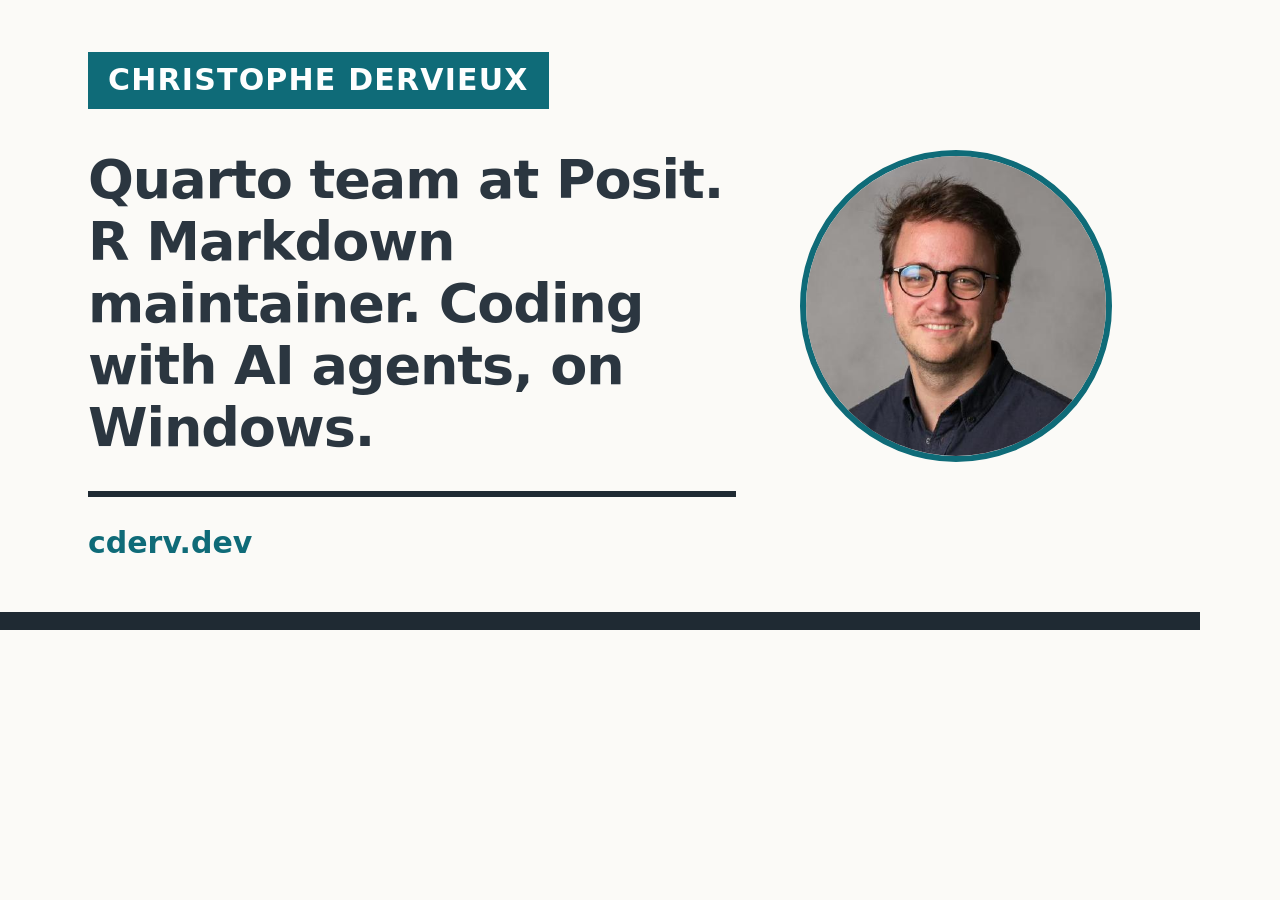
<file: _social-card/card.html>
<!doctype html>
<!--
  Default link preview image (og:image) for cderv.dev, 1200 x 630.

  Why this exists: q2 does not support Open Graph yet, so
  _scripts/opengraph.js writes the tags and points pages without their own
  `image:` to images/social-card.png. Quarto 1 does not generate such a card
  either: with `open-graph: true` it uses the page `image`, else an image found in the page.

  Regenerate images/social-card.png after editing:
    node _social-card/make-card.js
  (needs Playwright: npm i -g playwright && npx playwright install chromium)
  The portrait is the site's images/christophe.jpg.
-->
<html>
<head>
<meta charset="utf-8">
<style>
  html, body { margin: 0; }
  body {
    width: 1200px; height: 630px; box-sizing: border-box;
    background: #fbfaf7; color: #2b3640;
    font-family: "Segoe UI", system-ui, -apple-system, Roboto, "Helvetica Neue", Arial, sans-serif;
    display: flex; align-items: center; gap: 64px; padding: 0 88px;
    border-bottom: 18px solid #1f2a33;
  }
  .text { flex: 1; }
  .brand {
    display: inline-block; background: #0f6b78; color: #fefefe;
    font-size: 30px; font-weight: 600; letter-spacing: 0.04em;
    padding: 10px 20px 12px; text-transform: uppercase;
  }
  h1 {
    font-size: 54px; line-height: 1.15; font-weight: 800; letter-spacing: -0.02em;
    margin: 40px 0 0; padding-bottom: 32px; border-bottom: 6px solid #1f2a33;
  }
  .url { margin-top: 28px; font-size: 30px; color: #0f6b78; font-weight: 600; }
  .photo {
    width: 300px; height: 300px; border-radius: 50%; object-fit: cover;
    border: 6px solid #0f6b78; flex: none;
  }
</style>
</head>
<body>
  <div class="text">
    <div class="brand">Christophe Dervieux</div>
    <h1>Quarto team at Posit. R&nbsp;Markdown maintainer. Coding with AI agents, on Windows.</h1>
    <div class="url">cderv.dev</div>
  </div>
  <img class="photo" src="../images/christophe.jpg" alt="" onerror="this.remove()">
</body>
</html>
</file>
